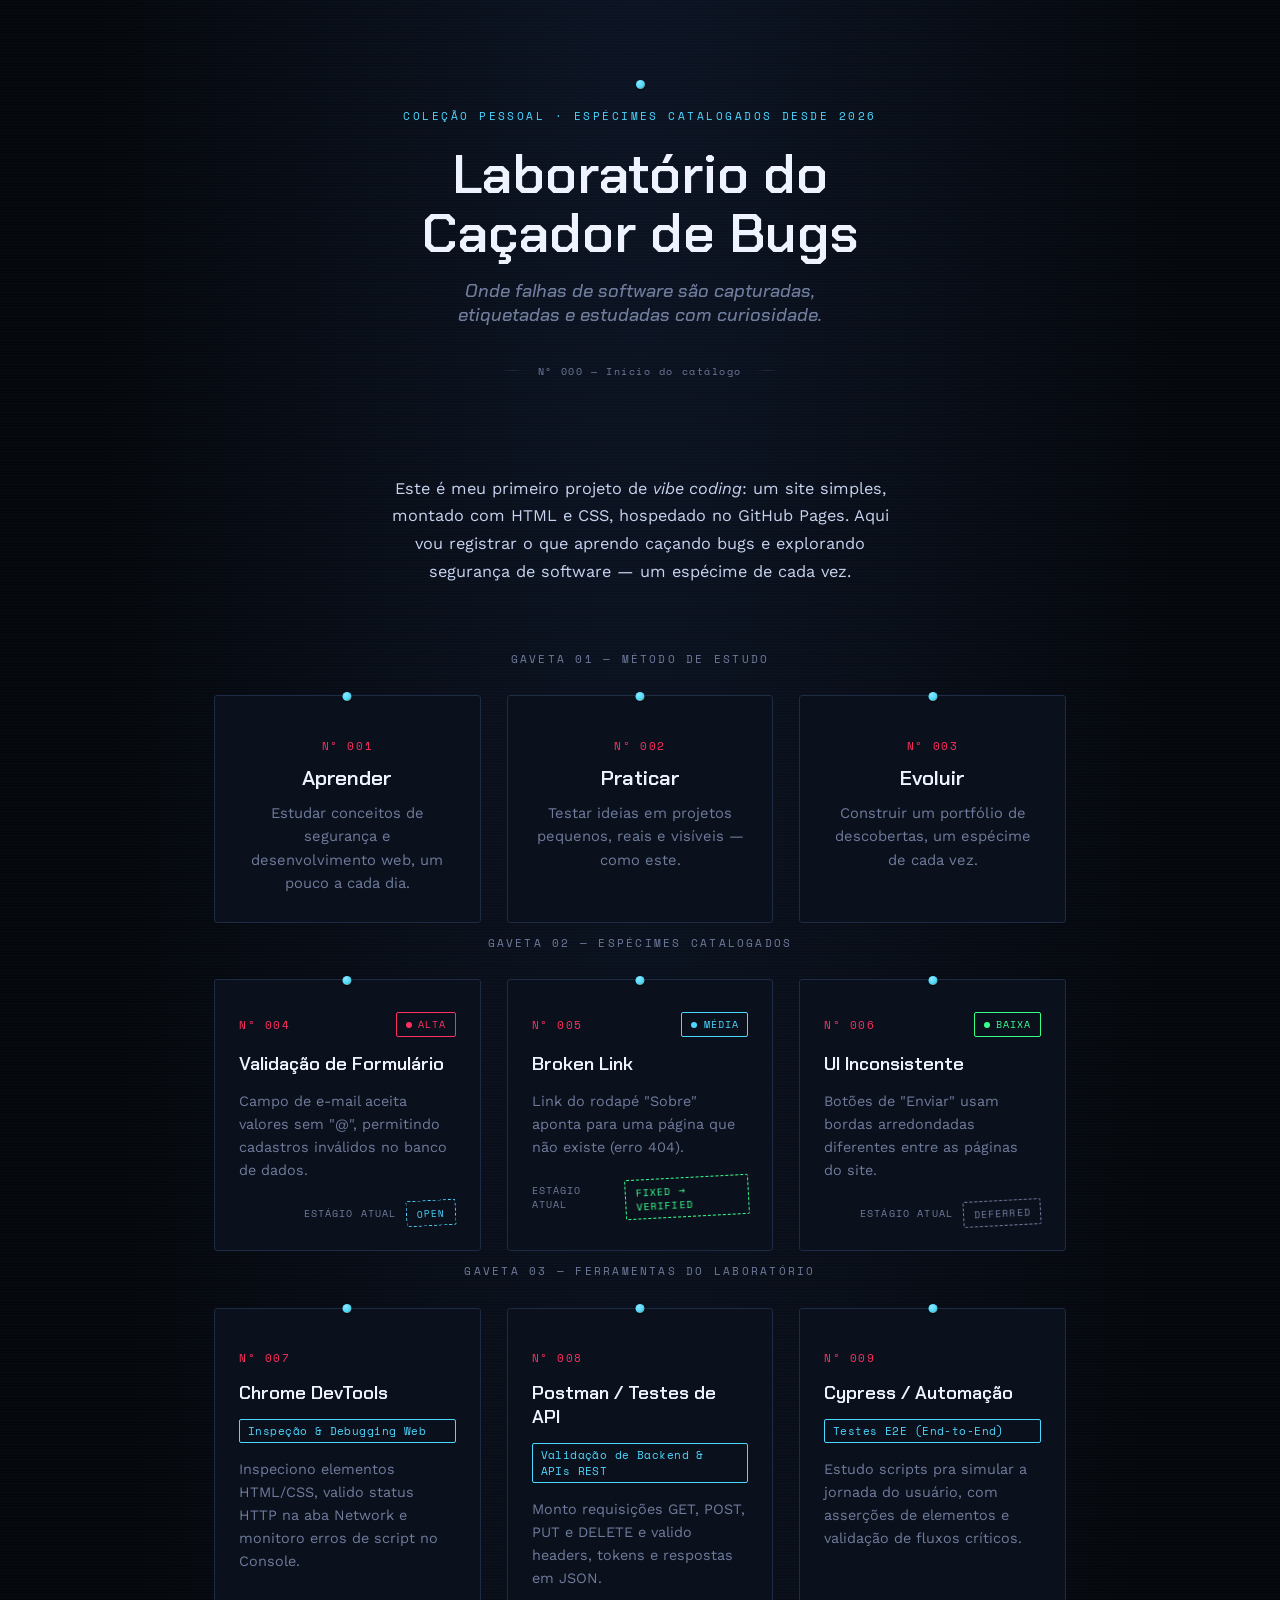
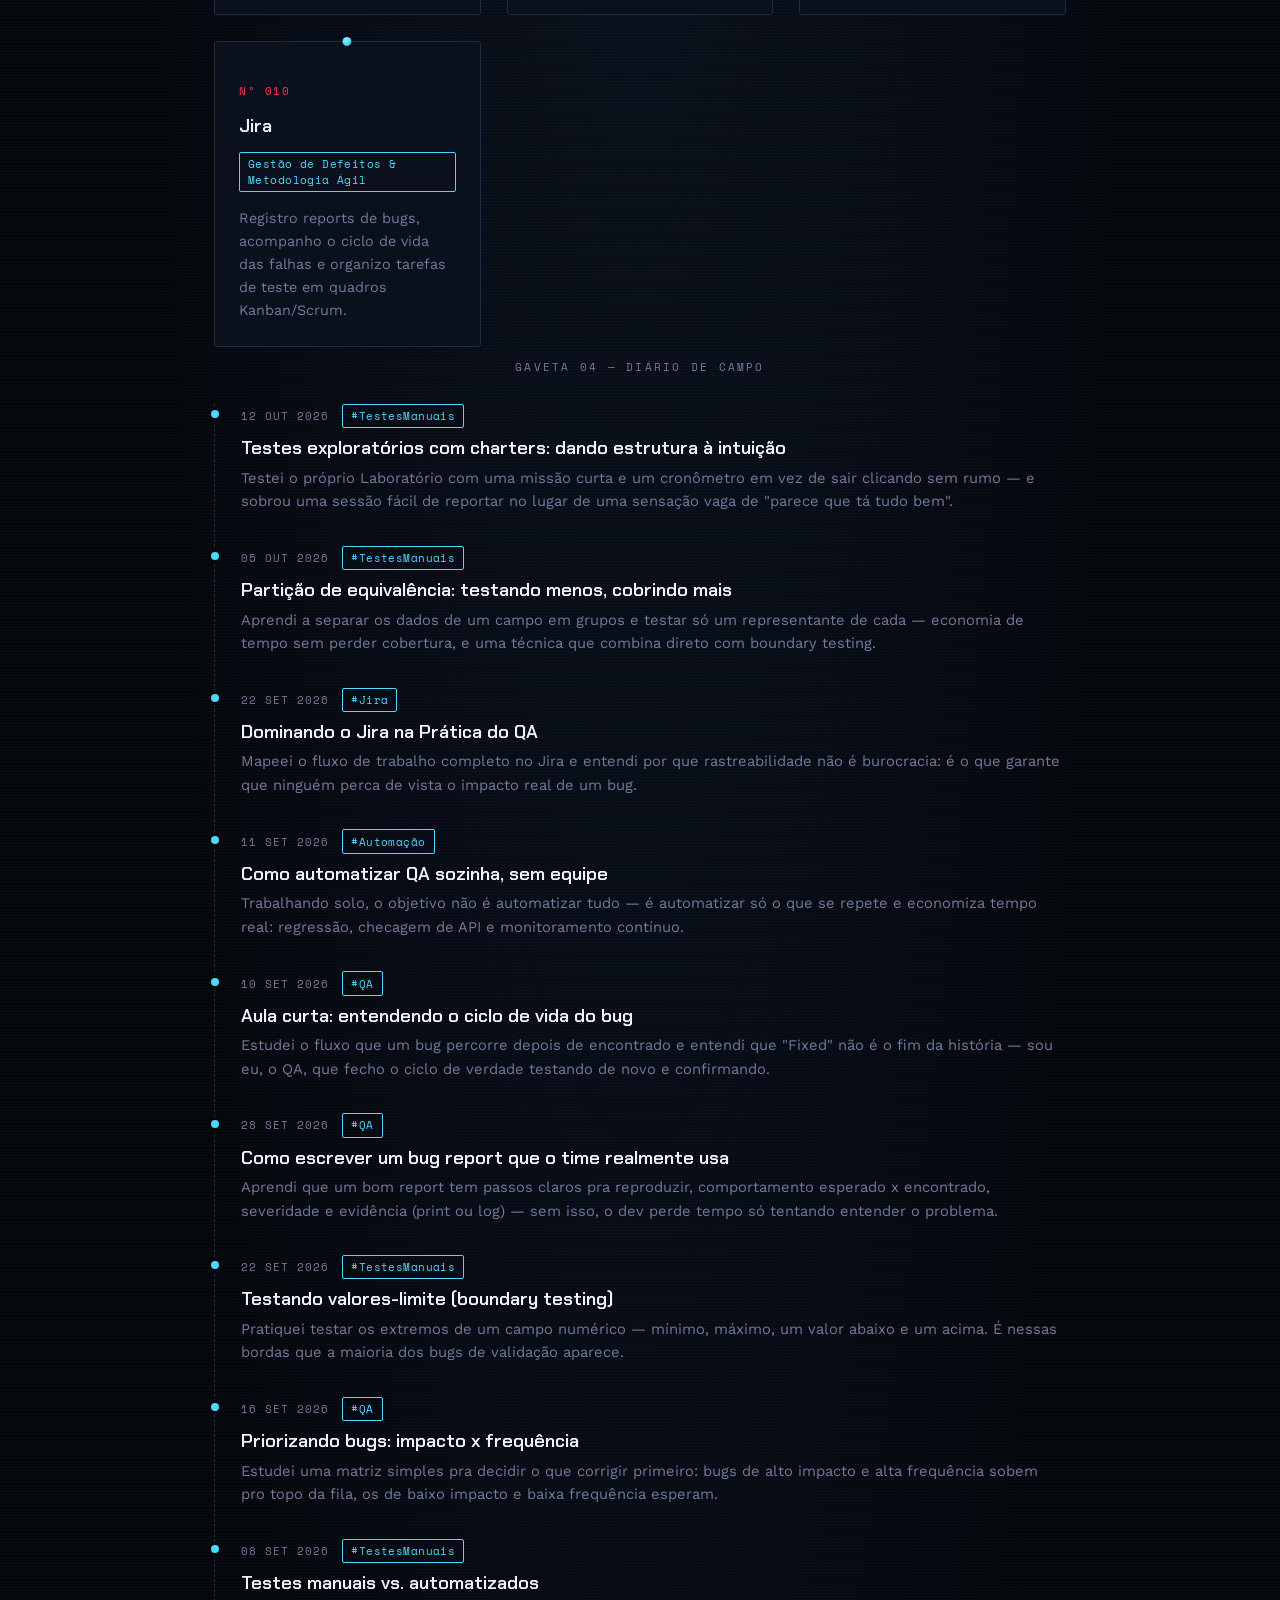
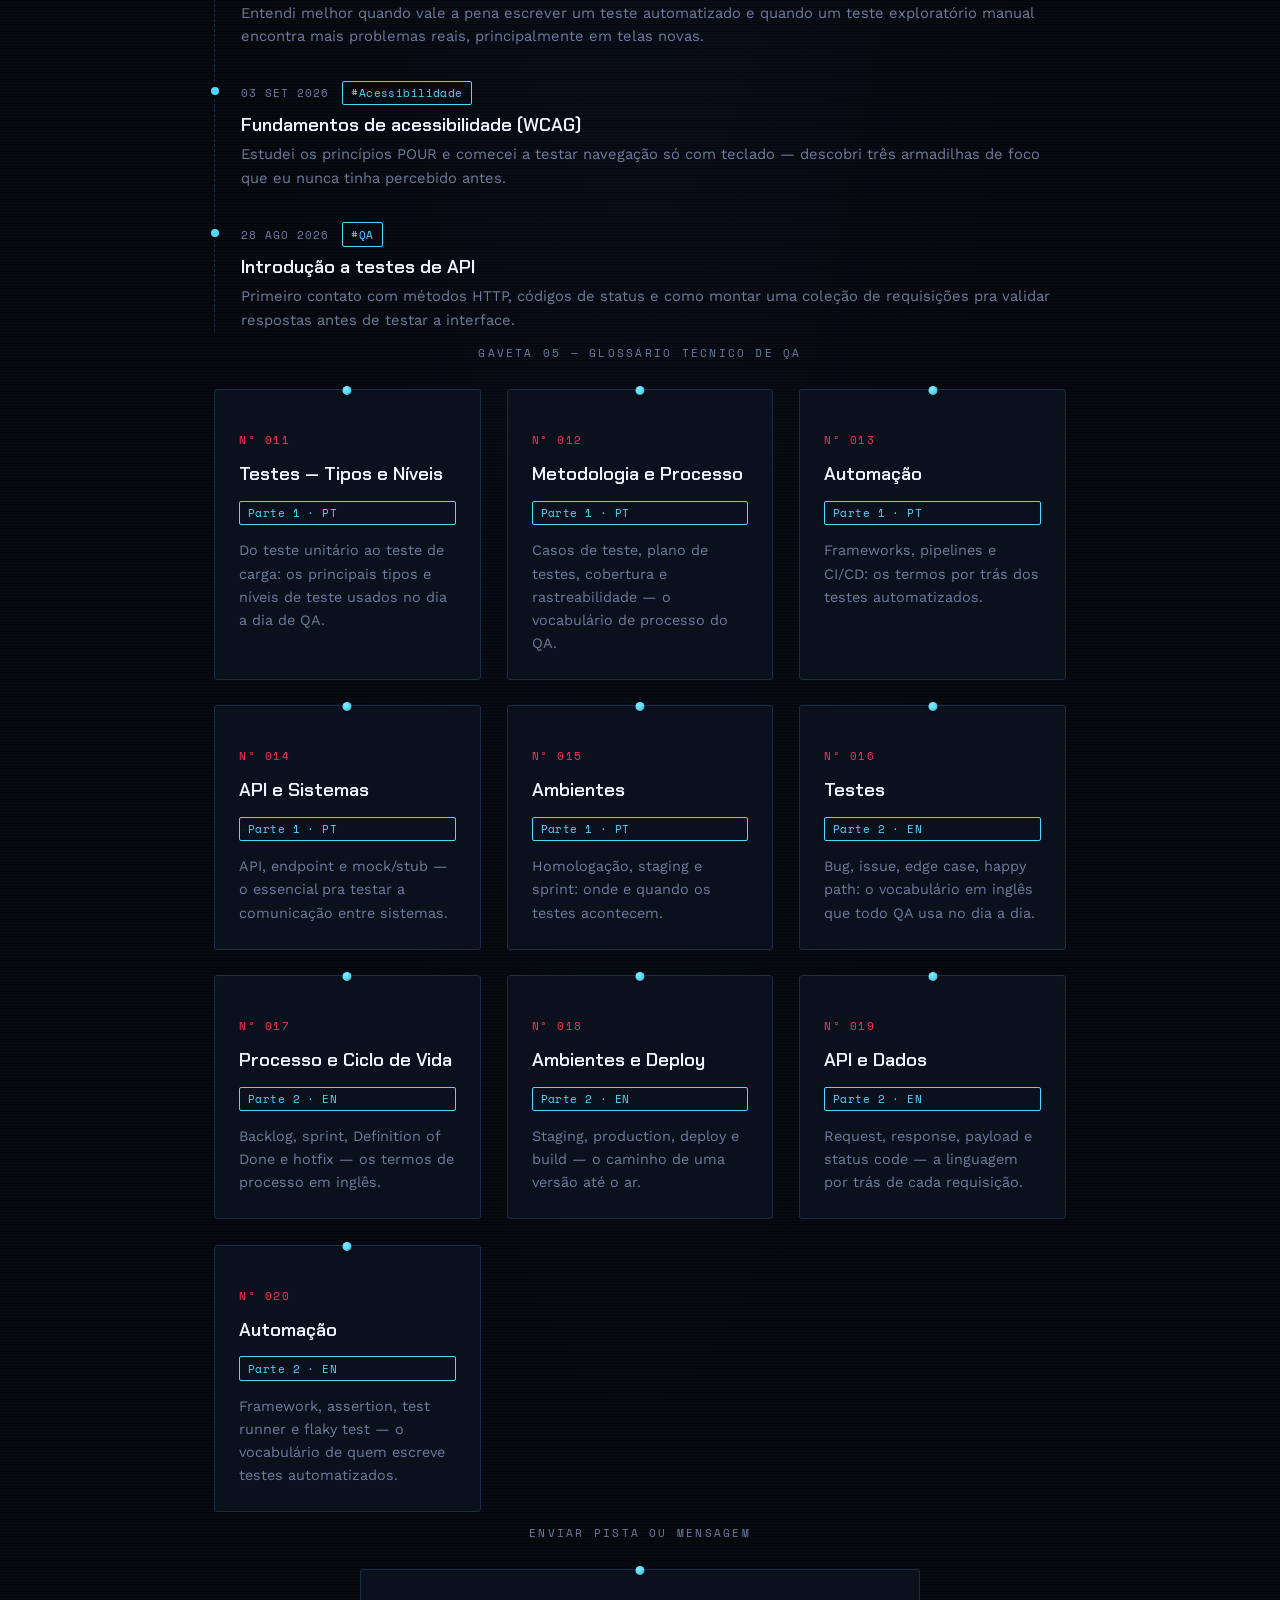
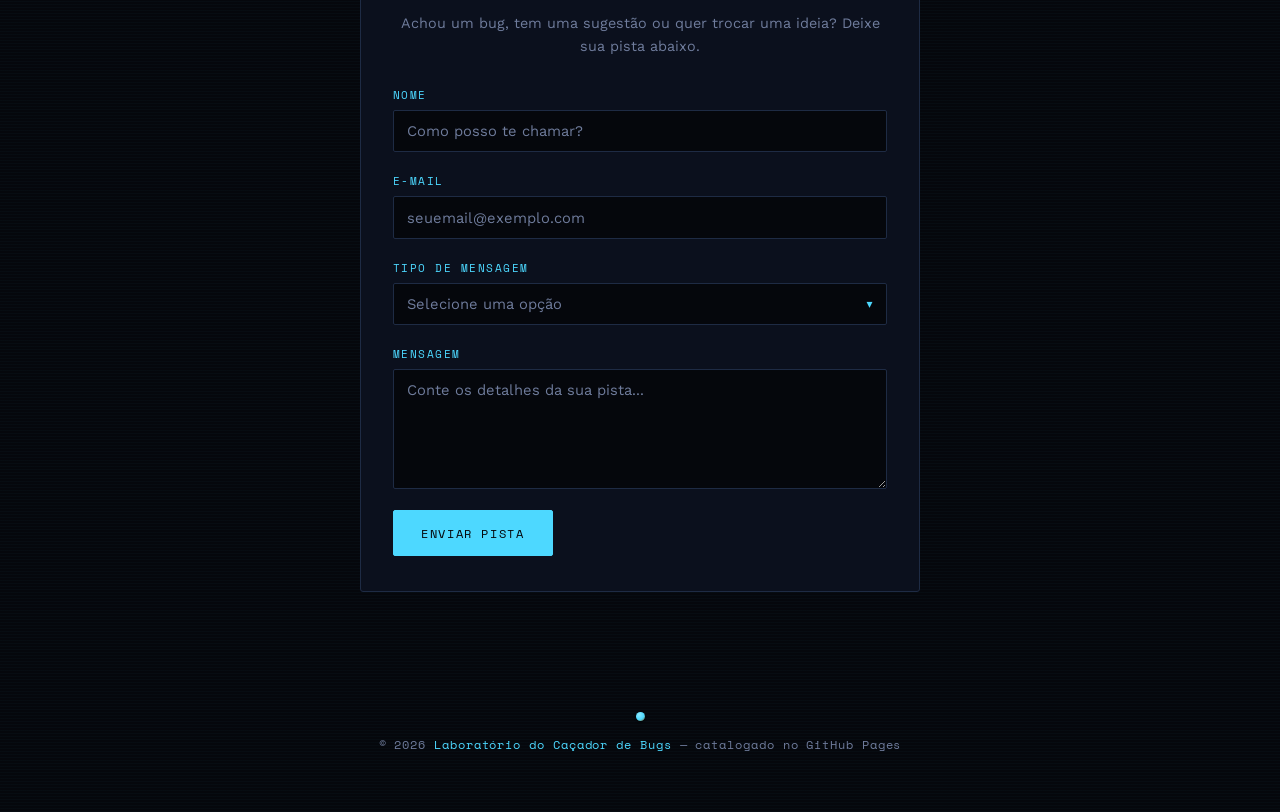
<file: index.html>
<!DOCTYPE html>
<html lang="pt-BR">
<head>
<meta charset="UTF-8">
<meta name="viewport" content="width=device-width, initial-scale=1.0">
<title>Laboratório do Caçador de Bugs</title>
<link rel="preconnect" href="https://fonts.googleapis.com">
<link rel="preconnect" href="https://fonts.gstatic.com" crossorigin>
<link rel="stylesheet" href="https://fonts.googleapis.com/css2?family=Chakra+Petch:ital,wght@0,400;0,500;0,600;0,700;1,500&family=Work+Sans:wght@400;500&family=Space+Mono:wght@400;700&display=swap">
<link rel="stylesheet" href="glyph-field.css">
<script src="glyph-field.js" defer></script>
<style>
  :root{
    --drawer:#05070c;
    --tray:#0b101d;
    --tray-border:#1e2b44;
    --brass:#4dd8ff;
    --brass-bright:#8be9ff;
    --paper:#eef3ff;
    --ink:#c7d3ef;
    --ink-dim:#6f7c9c;
    --rust:#ff2f5e;
    --sage:#39ff8c;
    --glyph-field-cold: var(--brass);
    --glyph-field-hot: var(--rust);
  }

  *{box-sizing:border-box;}
  html,body{margin:0;padding:0;}

  body{
    background:
      repeating-linear-gradient(
        0deg,
        rgba(77,216,255,0.025) 0px,
        rgba(77,216,255,0.025) 1px,
        transparent 1px,
        transparent 3px
      ),
      radial-gradient(ellipse at 50% -10%, #0d1424 0%, var(--drawer) 60%);
    color:var(--ink);
    font-family:'Work Sans', system-ui, sans-serif;
    min-height:100vh;
    -webkit-font-smoothing:antialiased;
  }
  body.modal-open{ overflow:hidden; }

  .site{
    position:relative;
    z-index:1;
  }

  @media (prefers-reduced-motion: no-preference){
    .rise{
      opacity:0;
      animation:rise .8s cubic-bezier(.2,.7,.3,1) forwards;
    }
    @keyframes rise{
      from{opacity:0; transform:translateY(14px);}
      to{opacity:1; transform:translateY(0);}
    }
  }
  @media (prefers-reduced-motion: reduce){
    .rise{opacity:1;}
  }

  .pin{
    width:9px; height:9px; border-radius:50%;
    background:radial-gradient(circle at 35% 30%, var(--brass-bright), var(--brass) 55%, #7a611f 100%);
    box-shadow:0 1px 2px rgba(0,0,0,.6);
    margin:0 auto;
  }

  header{
    max-width:640px;
    margin:0 auto;
    padding:5rem 1.5rem 3rem;
    text-align:center;
  }

  .eyebrow{
    font-family:'Space Mono', monospace;
    font-size:.7rem;
    letter-spacing:.22em;
    text-transform:uppercase;
    color:var(--brass);
    margin:1.1rem 0 1.4rem;
  }

  h1{
    font-family:'Chakra Petch', 'Segoe UI', sans-serif;
    font-weight:600;
    font-size:clamp(2.1rem, 6vw, 3.4rem);
    color:var(--paper);
    line-height:1.08;
    text-wrap:balance;
    margin:0;
  }

  .tagline{
    font-family:'Chakra Petch', 'Segoe UI', sans-serif;
    font-style:italic;
    font-weight:500;
    font-size:1.15rem;
    color:var(--ink-dim);
    margin-top:1rem;
    text-wrap:balance;
  }

  .divider{
    display:flex;
    align-items:center;
    gap:.8rem;
    max-width:280px;
    margin:2.2rem auto 0;
  }
  .divider::before,.divider::after{
    content:"";
    flex:1;
    height:1px;
    background:linear-gradient(90deg, transparent, var(--tray-border), transparent);
  }
  .divider span{
    font-family:'Space Mono', monospace;
    font-size:.65rem;
    letter-spacing:.15em;
    color:var(--ink-dim);
    white-space:nowrap;
  }

  main{
    max-width:900px;
    margin:0 auto;
    padding:0 1.5rem 5rem;
  }

  .intro{
    max-width:520px;
    margin:3rem auto 4rem;
    text-align:center;
    font-size:1.02rem;
    line-height:1.7;
    color:var(--ink);
  }
  .intro a{ color:var(--brass); text-decoration-color:rgba(201,162,74,.4); }

  .catalog-label{
    text-align:center;
    font-family:'Space Mono', monospace;
    font-size:.7rem;
    letter-spacing:.2em;
    text-transform:uppercase;
    color:var(--ink-dim);
    margin-bottom:1.8rem;
  }

  .cards{
    display:grid;
    grid-template-columns:repeat(auto-fit, minmax(230px,1fr));
    gap:1.6rem;
  }

  .card{
    position:relative;
    background:var(--tray);
    border:1px solid var(--tray-border);
    border-radius:3px;
    padding:2rem 1.5rem 1.6rem;
    text-align:center;
    transition:transform .35s cubic-bezier(.2,.7,.3,1), border-color .35s ease, box-shadow .35s ease;
  }
  .card:hover{
    transform:translateY(-5px) rotate(-0.4deg);
    border-color:var(--brass);
    box-shadow:0 14px 28px -14px rgba(0,0,0,.6);
  }
  .card .pin{ position:absolute; top:-4.5px; left:50%; transform:translateX(-50%); }
  .card[data-modal]{ cursor:pointer; }
  .card[data-modal]:focus-visible{ outline:2px solid var(--brass); outline-offset:3px; }

  .specimen-no{
    font-family:'Space Mono', monospace;
    font-size:.68rem;
    letter-spacing:.14em;
    color:var(--rust);
    margin-top:.6rem;
  }

  .card h3{
    font-family:'Chakra Petch', 'Segoe UI', sans-serif;
    font-weight:600;
    font-size:1.3rem;
    color:var(--paper);
    margin:.6rem 0 .7rem;
  }

  .card p{
    font-size:.92rem;
    line-height:1.6;
    color:var(--ink-dim);
    margin:0;
  }

  .specimen-card{
    position:relative;
    background:var(--tray);
    border:1px solid var(--tray-border);
    border-radius:3px;
    padding:2rem 1.5rem 1.5rem;
    text-align:left;
    display:flex;
    flex-direction:column;
    gap:.9rem;
    transition:transform .35s cubic-bezier(.2,.7,.3,1), border-color .35s ease, box-shadow .35s ease;
  }
  .specimen-card:hover{
    transform:translateY(-5px) rotate(-0.4deg);
    border-color:var(--brass);
    box-shadow:0 14px 28px -14px rgba(0,0,0,.6);
  }
  .specimen-card .pin{ position:absolute; top:-4.5px; left:50%; transform:translateX(-50%); }
  .specimen-card[data-modal]{ cursor:pointer; }
  .specimen-card[data-modal]:focus-visible{ outline:2px solid var(--brass); outline-offset:3px; }

  .specimen-card__head{
    display:flex;
    align-items:center;
    justify-content:space-between;
    gap:.8rem;
  }
  .specimen-card__head .specimen-no{ margin-top:0; }

  .severity{
    display:inline-flex;
    align-items:center;
    gap:.4rem;
    font-family:'Space Mono', monospace;
    font-size:.64rem;
    letter-spacing:.1em;
    text-transform:uppercase;
    padding:.25rem .55rem;
    border-radius:2px;
    border:1px solid currentColor;
    white-space:nowrap;
  }
  .severity::before{
    content:"";
    width:6px; height:6px;
    border-radius:50%;
    background:currentColor;
  }
  .severity--alta{ color:var(--rust); }
  .severity--media{ color:var(--brass); }
  .severity--baixa{ color:var(--sage); }

  .specimen-card h3{
    font-family:'Chakra Petch', 'Segoe UI', sans-serif;
    font-weight:600;
    font-size:1.15rem;
    color:var(--paper);
    margin:0;
  }

  .specimen-desc{
    font-size:.9rem;
    line-height:1.6;
    color:var(--ink-dim);
    margin:0;
  }

  .specimen-card__foot{
    margin-top:.2rem;
    display:flex;
    align-items:center;
    justify-content:flex-end;
    gap:.6rem;
  }

  .stage-label{
    font-family:'Space Mono', monospace;
    font-size:.6rem;
    letter-spacing:.12em;
    text-transform:uppercase;
    color:var(--ink-dim);
  }

  .status-stamp{
    font-family:'Space Mono', monospace;
    font-size:.6rem;
    letter-spacing:.12em;
    text-transform:uppercase;
    padding:.3rem .6rem;
    border:1px dashed currentColor;
    border-radius:2px;
    transform:rotate(-3deg);
  }
  .status--deferred{ color:var(--ink-dim); }
  .status--open{ color:var(--brass); }
  .status--verified{ color:var(--sage); }

  .journal{
    position:relative;
    display:flex;
    flex-direction:column;
    gap:2rem;
    padding-left:1.6rem;
    border-left:1px dashed var(--tray-border);
  }

  .journal-entry{
    position:relative;
  }
  .journal-entry[data-modal]{ cursor:pointer; }
  .journal-entry[data-modal]:focus-visible{ outline:2px solid var(--brass); outline-offset:3px; }
  .journal-entry::before{
    content:"";
    position:absolute;
    left:-1.85rem;
    top:.4rem;
    width:8px;
    height:8px;
    border-radius:50%;
    background:var(--brass);
    box-shadow:0 0 0 3px var(--drawer);
  }

  .journal-entry__meta{
    display:flex;
    align-items:center;
    flex-wrap:wrap;
    gap:.8rem;
    margin-bottom:.5rem;
  }

  .journal-date{
    font-family:'Space Mono', monospace;
    font-size:.68rem;
    letter-spacing:.1em;
    text-transform:uppercase;
    color:var(--ink-dim);
  }

  .tag{
    font-family:'Space Mono', monospace;
    font-size:.66rem;
    letter-spacing:.04em;
    color:var(--brass);
    border:1px solid var(--brass);
    border-radius:2px;
    padding:.2rem .5rem;
  }

  .journal-entry h3{
    font-family:'Chakra Petch', 'Segoe UI', sans-serif;
    font-weight:600;
    font-size:1.15rem;
    color:var(--paper);
    margin:0 0 .4rem;
  }

  .journal-entry p{
    font-size:.92rem;
    line-height:1.6;
    color:var(--ink-dim);
    margin:0;
  }

  .contact-card{
    position:relative;
    max-width:560px;
    margin:0 auto;
    background:var(--tray);
    border:1px solid var(--tray-border);
    border-radius:3px;
    padding:2.6rem 2rem 2.2rem;
  }
  .contact-card .pin{ position:absolute; top:-4.5px; left:50%; transform:translateX(-50%); }

  .contact-note{
    text-align:center;
    font-size:.9rem;
    line-height:1.6;
    color:var(--ink-dim);
    margin:0 0 1.8rem;
  }

  .field{
    display:flex;
    flex-direction:column;
    gap:.45rem;
    margin-bottom:1.3rem;
  }

  .field label{
    font-family:'Space Mono', monospace;
    font-size:.66rem;
    letter-spacing:.14em;
    text-transform:uppercase;
    color:var(--brass);
  }

  .field input,
  .field select,
  .field textarea{
    background:var(--drawer);
    border:1px solid var(--tray-border);
    border-radius:2px;
    padding:.7rem .8rem;
    font-family:'Work Sans', system-ui, sans-serif;
    font-size:.92rem;
    color:var(--paper);
    transition:border-color .3s ease, box-shadow .3s ease;
  }
  .field input::placeholder,
  .field textarea::placeholder{
    color:var(--ink-dim);
  }
  .field input:focus,
  .field select:focus,
  .field textarea:focus{
    outline:none;
    border-color:var(--brass);
    box-shadow:0 0 0 3px rgba(201,162,74,.15);
  }

  .field textarea{
    resize:vertical;
    min-height:120px;
  }

  .select-wrap{
    position:relative;
  }
  .select-wrap::after{
    content:"▾";
    position:absolute;
    right:.9rem;
    top:50%;
    transform:translateY(-50%);
    color:var(--brass);
    pointer-events:none;
    font-size:.75rem;
  }
  .field select{
    appearance:none;
    -webkit-appearance:none;
    width:100%;
    padding-right:2.2rem;
  }
  .field select:invalid{
    color:var(--ink-dim);
  }

  .submit-btn{
    display:inline-block;
    font-family:'Space Mono', monospace;
    font-size:.72rem;
    letter-spacing:.14em;
    text-transform:uppercase;
    color:var(--drawer);
    background:var(--brass);
    border:1px solid var(--brass);
    border-radius:2px;
    padding:.85rem 1.7rem;
    cursor:pointer;
    transition:background .3s ease, transform .3s ease;
  }
  .submit-btn:hover{
    background:var(--brass-bright);
    transform:translateY(-2px);
  }
  .submit-btn:active{
    transform:translateY(0);
  }
  .submit-btn:disabled{
    opacity:.6;
    cursor:default;
    transform:none;
  }

  .form-status{
    display:none;
    margin:1rem 0 0;
    font-family:'Space Mono', monospace;
    font-size:.75rem;
    letter-spacing:.03em;
    line-height:1.5;
  }
  .form-status.is-visible{ display:block; }
  .form-status--success{ color:var(--sage); }
  .form-status--error{ color:var(--rust); }

  .modal-overlay{
    position:fixed;
    inset:0;
    z-index:100;
    display:flex;
    align-items:center;
    justify-content:center;
    padding:1.5rem;
    background:rgba(10,10,8,.72);
    opacity:0;
    visibility:hidden;
    pointer-events:none;
    transition:opacity .3s ease, visibility .3s ease;
  }
  .modal-overlay.is-open{
    opacity:1;
    visibility:visible;
    pointer-events:auto;
  }

  .modal{
    position:relative;
    width:100%;
    max-width:560px;
    max-height:85vh;
    overflow-y:auto;
    background:var(--tray);
    border:1px solid var(--tray-border);
    border-radius:4px;
    padding:2.6rem 2rem 2.2rem;
    box-shadow:0 30px 60px -20px rgba(0,0,0,.7);
    transform:translateY(16px) scale(.98);
    transition:transform .3s cubic-bezier(.2,.7,.3,1);
  }
  .modal-overlay.is-open .modal{
    transform:translateY(0) scale(1);
  }
  .modal .pin{ position:absolute; top:-4.5px; left:50%; transform:translateX(-50%); }

  .modal-close{
    position:absolute;
    top:1rem;
    right:1rem;
    width:2rem;
    height:2rem;
    display:flex;
    align-items:center;
    justify-content:center;
    background:transparent;
    border:1px solid var(--tray-border);
    border-radius:2px;
    color:var(--ink-dim);
    font-family:'Space Mono', monospace;
    font-size:1rem;
    line-height:1;
    cursor:pointer;
    transition:border-color .3s ease, color .3s ease;
  }
  .modal-close:hover{
    border-color:var(--brass);
    color:var(--brass-bright);
  }

  .modal-no{
    font-family:'Space Mono', monospace;
    font-size:.68rem;
    letter-spacing:.14em;
    color:var(--rust);
  }

  .modal h2{
    font-family:'Chakra Petch', 'Segoe UI', sans-serif;
    font-weight:600;
    font-size:1.6rem;
    color:var(--paper);
    margin:.5rem 0 1.5rem;
  }

  .modal-section{
    margin-bottom:1.4rem;
  }
  .modal-section:last-child{
    margin-bottom:0;
  }
  .modal-section h4{
    font-family:'Space Mono', monospace;
    font-size:.68rem;
    letter-spacing:.14em;
    text-transform:uppercase;
    color:var(--brass);
    margin:0 0 .7rem;
  }
  .modal-section p{
    font-size:.94rem;
    line-height:1.7;
    color:var(--ink);
    margin:0;
  }
  .modal-section strong{
    color:var(--brass-bright);
    font-weight:600;
  }

  .modal-steps{
    list-style:none;
    margin:0;
    padding:0;
    display:flex;
    flex-direction:column;
    gap:.55rem;
    counter-reset:step;
  }
  .modal-steps li{
    position:relative;
    padding-left:1.6rem;
    font-size:.94rem;
    line-height:1.6;
    color:var(--ink);
    counter-increment:step;
  }
  .modal-steps li::before{
    content:counter(step) ".";
    position:absolute;
    left:0;
    color:var(--brass);
    font-family:'Space Mono', monospace;
    font-size:.85rem;
  }

  .modal-meta{
    display:flex;
    align-items:center;
    gap:.7rem;
    margin-bottom:1.4rem;
  }

  .modal-glossary{
    margin:0;
    padding:0;
  }
  .modal-glossary dt{
    font-family:'Chakra Petch', 'Segoe UI', sans-serif;
    font-weight:600;
    font-size:.98rem;
    color:var(--brass-bright);
    margin:1.1rem 0 0;
    padding-top:1.1rem;
    border-top:1px dashed var(--tray-border);
  }
  .modal-glossary dt:first-child{
    margin-top:0;
    padding-top:0;
    border-top:none;
  }
  .modal-glossary dd{
    font-size:.9rem;
    line-height:1.6;
    color:var(--ink);
    margin:.35rem 0 0;
  }

  footer{
    text-align:center;
    padding:2.5rem 1.5rem 3rem;
  }
  footer .pin{ margin-bottom:.9rem; }
  footer p{
    font-family:'Space Mono', monospace;
    font-size:.72rem;
    letter-spacing:.08em;
    color:var(--ink-dim);
  }
  footer strong{ color:var(--brass); font-weight:400; }
</style>
</head>
<body>

<canvas data-glyph-field aria-hidden="true"></canvas>

<div class="site">

<header>
  <div class="pin rise" style="animation-delay:.05s"></div>
  <p class="eyebrow rise" style="animation-delay:.12s">Coleção pessoal &middot; Espécimes catalogados desde 2026</p>
  <h1 class="rise" style="animation-delay:.18s">Laboratório do<br>Caçador de Bugs</h1>
  <p class="tagline rise" style="animation-delay:.26s">Onde falhas de software são capturadas, etiquetadas e estudadas com curiosidade.</p>
  <div class="divider rise" style="animation-delay:.32s"><span>Nº 000 — Início do catálogo</span></div>
</header>

<main>
  <p class="intro rise" style="animation-delay:.38s">
    Este é meu primeiro projeto de <em>vibe coding</em>: um site simples,
    montado com HTML e CSS, hospedado no GitHub Pages. Aqui vou registrar
    o que aprendo caçando bugs e explorando segurança de software —
    um espécime de cada vez.
  </p>

  <p class="catalog-label rise" style="animation-delay:.44s">Gaveta 01 — Método de estudo</p>
  <div class="cards">
    <div class="card rise" style="animation-delay:.5s" data-modal="aprender" role="button" tabindex="0" aria-haspopup="dialog">
      <span class="pin"></span>
      <div class="specimen-no">Nº 001</div>
      <h3>Aprender</h3>
      <p>Estudar conceitos de segurança e desenvolvimento web, um pouco a cada dia.</p>
    </div>
    <div class="card rise" style="animation-delay:.56s" data-modal="praticar" role="button" tabindex="0" aria-haspopup="dialog">
      <span class="pin"></span>
      <div class="specimen-no">Nº 002</div>
      <h3>Praticar</h3>
      <p>Testar ideias em projetos pequenos, reais e visíveis — como este.</p>
    </div>
    <div class="card rise" style="animation-delay:.62s" data-modal="evoluir" role="button" tabindex="0" aria-haspopup="dialog">
      <span class="pin"></span>
      <div class="specimen-no">Nº 003</div>
      <h3>Evoluir</h3>
      <p>Construir um portfólio de descobertas, um espécime de cada vez.</p>
    </div>
  </div>

  <p class="catalog-label rise" style="animation-delay:.68s">Gaveta 02 — Espécimes catalogados</p>
  <div class="cards">
    <div class="specimen-card rise" style="animation-delay:.74s" data-modal="bug004" role="button" tabindex="0" aria-haspopup="dialog">
      <span class="pin"></span>
      <div class="specimen-card__head">
        <span class="specimen-no">Nº 004</span>
        <span class="severity severity--alta">Alta</span>
      </div>
      <h3>Validação de Formulário</h3>
      <p class="specimen-desc">Campo de e-mail aceita valores sem "@", permitindo cadastros inválidos no banco de dados.</p>
      <div class="specimen-card__foot">
        <span class="stage-label">Estágio Atual</span>
        <span class="status-stamp status--open">Open</span>
      </div>
    </div>

    <div class="specimen-card rise" style="animation-delay:.8s" data-modal="bug005" role="button" tabindex="0" aria-haspopup="dialog">
      <span class="pin"></span>
      <div class="specimen-card__head">
        <span class="specimen-no">Nº 005</span>
        <span class="severity severity--media">Média</span>
      </div>
      <h3>Broken Link</h3>
      <p class="specimen-desc">Link do rodapé "Sobre" aponta para uma página que não existe (erro 404).</p>
      <div class="specimen-card__foot">
        <span class="stage-label">Estágio Atual</span>
        <span class="status-stamp status--verified">Fixed → Verified</span>
      </div>
    </div>

    <div class="specimen-card rise" style="animation-delay:.86s" data-modal="bug006" role="button" tabindex="0" aria-haspopup="dialog">
      <span class="pin"></span>
      <div class="specimen-card__head">
        <span class="specimen-no">Nº 006</span>
        <span class="severity severity--baixa">Baixa</span>
      </div>
      <h3>UI Inconsistente</h3>
      <p class="specimen-desc">Botões de "Enviar" usam bordas arredondadas diferentes entre as páginas do site.</p>
      <div class="specimen-card__foot">
        <span class="stage-label">Estágio Atual</span>
        <span class="status-stamp status--deferred">Deferred</span>
      </div>
    </div>
  </div>

  <p class="catalog-label rise" style="animation-delay:.92s">Gaveta 03 — Ferramentas do Laboratório</p>
  <div class="cards">
    <div class="specimen-card rise" style="animation-delay:.98s" data-modal="tool007" role="button" tabindex="0" aria-haspopup="dialog">
      <span class="pin"></span>
      <div class="specimen-no">Nº 007</div>
      <h3>Chrome DevTools</h3>
      <span class="tag">Inspeção &amp; Debugging Web</span>
      <p class="specimen-desc">Inspeciono elementos HTML/CSS, valido status HTTP na aba Network e monitoro erros de script no Console.</p>
    </div>

    <div class="specimen-card rise" style="animation-delay:1.04s" data-modal="tool008" role="button" tabindex="0" aria-haspopup="dialog">
      <span class="pin"></span>
      <div class="specimen-no">Nº 008</div>
      <h3>Postman / Testes de API</h3>
      <span class="tag">Validação de Backend &amp; APIs REST</span>
      <p class="specimen-desc">Monto requisições GET, POST, PUT e DELETE e valido headers, tokens e respostas em JSON.</p>
    </div>

    <div class="specimen-card rise" style="animation-delay:1.1s" data-modal="tool009" role="button" tabindex="0" aria-haspopup="dialog">
      <span class="pin"></span>
      <div class="specimen-no">Nº 009</div>
      <h3>Cypress / Automação</h3>
      <span class="tag">Testes E2E (End-to-End)</span>
      <p class="specimen-desc">Estudo scripts pra simular a jornada do usuário, com asserções de elementos e validação de fluxos críticos.</p>
    </div>

    <div class="specimen-card rise" style="animation-delay:1.16s" data-modal="tool010" role="button" tabindex="0" aria-haspopup="dialog">
      <span class="pin"></span>
      <div class="specimen-no">Nº 010</div>
      <h3>Jira</h3>
      <span class="tag">Gestão de Defeitos &amp; Metodologia Ágil</span>
      <p class="specimen-desc">Registro reports de bugs, acompanho o ciclo de vida das falhas e organizo tarefas de teste em quadros Kanban/Scrum.</p>
    </div>
  </div>

  <p class="catalog-label rise" style="animation-delay:1.22s">Gaveta 04 — Diário de Campo</p>
  <div class="journal">
    <article class="journal-entry rise" style="animation-delay:1.28s" data-modal="journalCharter" role="button" tabindex="0" aria-haspopup="dialog">
      <div class="journal-entry__meta">
        <time class="journal-date">12 out 2026</time>
        <span class="tag">#TestesManuais</span>
      </div>
      <h3>Testes exploratórios com charters: dando estrutura à intuição</h3>
      <p>Testei o próprio Laboratório com uma missão curta e um cronômetro em vez de sair clicando sem rumo — e sobrou uma sessão fácil de reportar no lugar de uma sensação vaga de "parece que tá tudo bem".</p>
    </article>

    <article class="journal-entry rise" style="animation-delay:1.34s" data-modal="journalPartition" role="button" tabindex="0" aria-haspopup="dialog">
      <div class="journal-entry__meta">
        <time class="journal-date">05 out 2026</time>
        <span class="tag">#TestesManuais</span>
      </div>
      <h3>Partição de equivalência: testando menos, cobrindo mais</h3>
      <p>Aprendi a separar os dados de um campo em grupos e testar só um representante de cada — economia de tempo sem perder cobertura, e uma técnica que combina direto com boundary testing.</p>
    </article>

    <article class="journal-entry rise" style="animation-delay:1.4s" data-modal="journalJira" role="button" tabindex="0" aria-haspopup="dialog">
      <div class="journal-entry__meta">
        <time class="journal-date">22 set 2026</time>
        <span class="tag">#Jira</span>
      </div>
      <h3>Dominando o Jira na Prática do QA</h3>
      <p>Mapeei o fluxo de trabalho completo no Jira e entendi por que rastreabilidade não é burocracia: é o que garante que ninguém perca de vista o impacto real de um bug.</p>
    </article>

    <article class="journal-entry rise" style="animation-delay:1.46s" data-modal="journalSoloQA" role="button" tabindex="0" aria-haspopup="dialog">
      <div class="journal-entry__meta">
        <time class="journal-date">11 set 2026</time>
        <span class="tag">#Automação</span>
      </div>
      <h3>Como automatizar QA sozinha, sem equipe</h3>
      <p>Trabalhando solo, o objetivo não é automatizar tudo — é automatizar só o que se repete e economiza tempo real: regressão, checagem de API e monitoramento contínuo.</p>
    </article>

    <article class="journal-entry rise" style="animation-delay:1.52s" data-modal="journalBugLifecycle" role="button" tabindex="0" aria-haspopup="dialog">
      <div class="journal-entry__meta">
        <time class="journal-date">10 set 2026</time>
        <span class="tag">#QA</span>
      </div>
      <h3>Aula curta: entendendo o ciclo de vida do bug</h3>
      <p>Estudei o fluxo que um bug percorre depois de encontrado e entendi que "Fixed" não é o fim da história — sou eu, o QA, que fecho o ciclo de verdade testando de novo e confirmando.</p>
    </article>

    <article class="journal-entry rise" style="animation-delay:1.58s" data-modal="journalBugReport" role="button" tabindex="0" aria-haspopup="dialog">
      <div class="journal-entry__meta">
        <time class="journal-date">28 set 2026</time>
        <span class="tag">#QA</span>
      </div>
      <h3>Como escrever um bug report que o time realmente usa</h3>
      <p>Aprendi que um bom report tem passos claros pra reproduzir, comportamento esperado x encontrado, severidade e evidência (print ou log) — sem isso, o dev perde tempo só tentando entender o problema.</p>
    </article>

    <article class="journal-entry rise" style="animation-delay:1.64s" data-modal="journalBoundary" role="button" tabindex="0" aria-haspopup="dialog">
      <div class="journal-entry__meta">
        <time class="journal-date">22 set 2026</time>
        <span class="tag">#TestesManuais</span>
      </div>
      <h3>Testando valores-limite (boundary testing)</h3>
      <p>Pratiquei testar os extremos de um campo numérico — mínimo, máximo, um valor abaixo e um acima. É nessas bordas que a maioria dos bugs de validação aparece.</p>
    </article>

    <article class="journal-entry rise" style="animation-delay:1.7s" data-modal="journalPriority" role="button" tabindex="0" aria-haspopup="dialog">
      <div class="journal-entry__meta">
        <time class="journal-date">16 set 2026</time>
        <span class="tag">#QA</span>
      </div>
      <h3>Priorizando bugs: impacto x frequência</h3>
      <p>Estudei uma matriz simples pra decidir o que corrigir primeiro: bugs de alto impacto e alta frequência sobem pro topo da fila, os de baixo impacto e baixa frequência esperam.</p>
    </article>

    <article class="journal-entry rise" style="animation-delay:1.76s">
      <div class="journal-entry__meta">
        <time class="journal-date">08 set 2026</time>
        <span class="tag">#TestesManuais</span>
      </div>
      <h3>Testes manuais vs. automatizados</h3>
      <p>Entendi melhor quando vale a pena escrever um teste automatizado e quando um teste exploratório manual encontra mais problemas reais, principalmente em telas novas.</p>
    </article>

    <article class="journal-entry rise" style="animation-delay:1.82s">
      <div class="journal-entry__meta">
        <time class="journal-date">03 set 2026</time>
        <span class="tag">#Acessibilidade</span>
      </div>
      <h3>Fundamentos de acessibilidade (WCAG)</h3>
      <p>Estudei os princípios POUR e comecei a testar navegação só com teclado — descobri três armadilhas de foco que eu nunca tinha percebido antes.</p>
    </article>

    <article class="journal-entry rise" style="animation-delay:1.88s">
      <div class="journal-entry__meta">
        <time class="journal-date">28 ago 2026</time>
        <span class="tag">#QA</span>
      </div>
      <h3>Introdução a testes de API</h3>
      <p>Primeiro contato com métodos HTTP, códigos de status e como montar uma coleção de requisições pra validar respostas antes de testar a interface.</p>
    </article>
  </div>

  <p class="catalog-label rise" style="animation-delay:1.94s">Gaveta 05 — Glossário Técnico de QA</p>
  <div class="cards">
    <div class="specimen-card rise" style="animation-delay:2s" data-modal="glossary011" role="button" tabindex="0" aria-haspopup="dialog">
      <span class="pin"></span>
      <div class="specimen-no">Nº 011</div>
      <h3>Testes — Tipos e Níveis</h3>
      <span class="tag">Parte 1 · PT</span>
      <p class="specimen-desc">Do teste unitário ao teste de carga: os principais tipos e níveis de teste usados no dia a dia de QA.</p>
    </div>

    <div class="specimen-card rise" style="animation-delay:2.06s" data-modal="glossary012" role="button" tabindex="0" aria-haspopup="dialog">
      <span class="pin"></span>
      <div class="specimen-no">Nº 012</div>
      <h3>Metodologia e Processo</h3>
      <span class="tag">Parte 1 · PT</span>
      <p class="specimen-desc">Casos de teste, plano de testes, cobertura e rastreabilidade — o vocabulário de processo do QA.</p>
    </div>

    <div class="specimen-card rise" style="animation-delay:2.12s" data-modal="glossary013" role="button" tabindex="0" aria-haspopup="dialog">
      <span class="pin"></span>
      <div class="specimen-no">Nº 013</div>
      <h3>Automação</h3>
      <span class="tag">Parte 1 · PT</span>
      <p class="specimen-desc">Frameworks, pipelines e CI/CD: os termos por trás dos testes automatizados.</p>
    </div>

    <div class="specimen-card rise" style="animation-delay:2.18s" data-modal="glossary014" role="button" tabindex="0" aria-haspopup="dialog">
      <span class="pin"></span>
      <div class="specimen-no">Nº 014</div>
      <h3>API e Sistemas</h3>
      <span class="tag">Parte 1 · PT</span>
      <p class="specimen-desc">API, endpoint e mock/stub — o essencial pra testar a comunicação entre sistemas.</p>
    </div>

    <div class="specimen-card rise" style="animation-delay:2.24s" data-modal="glossary015" role="button" tabindex="0" aria-haspopup="dialog">
      <span class="pin"></span>
      <div class="specimen-no">Nº 015</div>
      <h3>Ambientes</h3>
      <span class="tag">Parte 1 · PT</span>
      <p class="specimen-desc">Homologação, staging e sprint: onde e quando os testes acontecem.</p>
    </div>

    <div class="specimen-card rise" style="animation-delay:2.3s" data-modal="glossary016" role="button" tabindex="0" aria-haspopup="dialog">
      <span class="pin"></span>
      <div class="specimen-no">Nº 016</div>
      <h3>Testes</h3>
      <span class="tag">Parte 2 · EN</span>
      <p class="specimen-desc">Bug, issue, edge case, happy path: o vocabulário em inglês que todo QA usa no dia a dia.</p>
    </div>

    <div class="specimen-card rise" style="animation-delay:2.36s" data-modal="glossary017" role="button" tabindex="0" aria-haspopup="dialog">
      <span class="pin"></span>
      <div class="specimen-no">Nº 017</div>
      <h3>Processo e Ciclo de Vida</h3>
      <span class="tag">Parte 2 · EN</span>
      <p class="specimen-desc">Backlog, sprint, Definition of Done e hotfix — os termos de processo em inglês.</p>
    </div>

    <div class="specimen-card rise" style="animation-delay:2.42s" data-modal="glossary018" role="button" tabindex="0" aria-haspopup="dialog">
      <span class="pin"></span>
      <div class="specimen-no">Nº 018</div>
      <h3>Ambientes e Deploy</h3>
      <span class="tag">Parte 2 · EN</span>
      <p class="specimen-desc">Staging, production, deploy e build — o caminho de uma versão até o ar.</p>
    </div>

    <div class="specimen-card rise" style="animation-delay:2.48s" data-modal="glossary019" role="button" tabindex="0" aria-haspopup="dialog">
      <span class="pin"></span>
      <div class="specimen-no">Nº 019</div>
      <h3>API e Dados</h3>
      <span class="tag">Parte 2 · EN</span>
      <p class="specimen-desc">Request, response, payload e status code — a linguagem por trás de cada requisição.</p>
    </div>

    <div class="specimen-card rise" style="animation-delay:2.54s" data-modal="glossary020" role="button" tabindex="0" aria-haspopup="dialog">
      <span class="pin"></span>
      <div class="specimen-no">Nº 020</div>
      <h3>Automação</h3>
      <span class="tag">Parte 2 · EN</span>
      <p class="specimen-desc">Framework, assertion, test runner e flaky test — o vocabulário de quem escreve testes automatizados.</p>
    </div>
  </div>

  <p class="catalog-label rise" style="animation-delay:2.6s">Enviar Pista ou Mensagem</p>
  <div class="contact-card rise" style="animation-delay:2.66s">
    <span class="pin"></span>
    <p class="contact-note">Achou um bug, tem uma sugestão ou quer trocar uma ideia? Deixe sua pista abaixo.</p>
    <form class="contact-form" id="contact-form" action="https://formspree.io/f/xkjnplwg" method="POST">
      <input type="hidden" name="_subject" value="Nova pista — Laboratório do Caçador de Bugs">
      <input type="text" name="_gotcha" tabindex="-1" autocomplete="off" style="position:absolute; left:-9999px;">
      <div class="field">
        <label for="contact-name">Nome</label>
        <input type="text" id="contact-name" name="name" placeholder="Como posso te chamar?" required>
      </div>
      <div class="field">
        <label for="contact-email">E-mail</label>
        <input type="email" id="contact-email" name="email" placeholder="seuemail@exemplo.com" required>
      </div>
      <div class="field">
        <label for="contact-type">Tipo de mensagem</label>
        <div class="select-wrap">
          <select id="contact-type" name="type" required>
            <option value="" disabled selected>Selecione uma opção</option>
            <option value="sugestao">Sugestão</option>
            <option value="parceria">Parceria</option>
            <option value="feedback">Feedback</option>
          </select>
        </div>
      </div>
      <div class="field">
        <label for="contact-message">Mensagem</label>
        <textarea id="contact-message" name="message" placeholder="Conte os detalhes da sua pista..." required></textarea>
      </div>
      <button type="submit" class="submit-btn">Enviar pista</button>
      <p class="form-status" id="form-status" role="status" aria-live="polite"></p>
    </form>
  </div>
</main>

<script>
  const contactForm = document.getElementById('contact-form');
  const formStatus = document.getElementById('form-status');

  contactForm.addEventListener('submit', async (event) => {
    event.preventDefault();
    const submitBtn = contactForm.querySelector('.submit-btn');
    submitBtn.disabled = true;
    submitBtn.textContent = 'Enviando...';
    formStatus.className = 'form-status';

    try {
      const response = await fetch(contactForm.action, {
        method: 'POST',
        body: new FormData(contactForm),
        headers: { Accept: 'application/json' }
      });

      if (response.ok) {
        formStatus.textContent = 'Pista recebida! Vou responder assim que possível.';
        formStatus.classList.add('is-visible', 'form-status--success');
        contactForm.reset();
      } else {
        formStatus.textContent = 'Não consegui enviar. Tente de novo em instantes.';
        formStatus.classList.add('is-visible', 'form-status--error');
      }
    } catch (error) {
      formStatus.textContent = 'Sem conexão com o servidor. Tente de novo.';
      formStatus.classList.add('is-visible', 'form-status--error');
    } finally {
      submitBtn.disabled = false;
      submitBtn.textContent = 'Enviar pista';
    }
  });
</script>

<div class="modal-overlay" id="modal-overlay">
  <div class="modal" role="dialog" aria-modal="true" aria-labelledby="modal-title">
    <span class="pin"></span>
    <button type="button" class="modal-close" id="modal-close" aria-label="Fechar">✕</button>
    <div class="modal-no" id="modal-no"></div>
    <h2 id="modal-title"></h2>
    <div id="modal-body"></div>
  </div>
</div>

<script>
  const MODAL_CONTENT = {
    aprender: {
      no: 'Nº 001',
      title: 'Aprender',
      html: `
        <div class="modal-section">
          <h4>Tópicos teóricos</h4>
          <p>Estudo como escrever bons <strong>casos de teste</strong>, aprofundo meus conhecimentos em <strong>HTTP e APIs</strong> pra saber ler uma requisição de verdade, e reviso o <strong>OWASP Top 10</strong> pra reconhecer as vulnerabilidades mais comuns.</p>
        </div>
        <div class="modal-section">
          <h4>Ciclo de vida do bug</h4>
          <p>Estudei o caminho completo que um bug percorre depois de encontrado. Ele nasce como <strong>New</strong> — acabou de ser registrado e ainda não foi analisado por ninguém — e vira <strong>Assigned</strong> quando um líder de QA confirma que é um bug de verdade e atribui a um desenvolvedor. A partir daí entra em <strong>Open</strong>, o estágio em que o dev está analisando e trabalhando na correção. Quando termina, o status muda pra <strong>Fixed</strong> — mas isso não significa "resolvido", e sim "eu acho que resolvi, agora o QA precisa confirmar". É aí que entra o <strong>Retest</strong> (ou Pending Retest): eu, como QA, testo de novo pra ver se o problema realmente sumiu. Se confirmar, o bug vira <strong>Verified</strong> e só então chega em <strong>Closed</strong>, o fim oficial do ciclo. Mas se eu testar de novo e o bug ainda estiver lá, ele volta pro desenvolvedor como <strong>Reopened</strong>.</p>
        </div>
        <div class="modal-section">
          <h4>Estados alternativos</h4>
          <p>Nem todo bug segue esse caminho reto. Uso <strong>Deferred</strong> quando é um bug real mas foi adiado pra outra versão, <strong>Rejected</strong> quando não é considerado um bug de fato, <strong>Duplicate</strong> quando já tinha sido reportado antes, e <strong>Not a Bug</strong> quando o comportamento é o esperado, mesmo parecendo estranho à primeira vista.</p>
        </div>
        <div class="modal-section">
          <h4>Severidade e prioridade</h4>
          <p>Dois conceitos andam junto com esse ciclo: <strong>severidade</strong>, que mede o quanto o bug quebra o sistema tecnicamente, e <strong>prioridade</strong>, que mede a urgência de corrigi-lo agora. Um bug pode ter severidade alta mas prioridade baixa — quebra algo importante, mas numa função que quase ninguém usa — e é essa combinação que ajuda a decidir o que corrigir primeiro.</p>
        </div>
        <div class="modal-section">
          <h4>Rotina diária</h4>
          <p>Reservo um bloco fixo por dia pra estudar teoria: leio documentação, assisto uma aula curta ou resolvo um exercício prático, sempre registrando o que aprendi no Diário de Campo.</p>
        </div>
      `
    },
    praticar: {
      no: 'Nº 002',
      title: 'Praticar',
      html: `
        <div class="modal-section">
          <h4>Técnicas aplicadas</h4>
          <p>Pego sites e projetos pequenos pra testar de verdade: aplico <strong>testes exploratórios</strong> pra percorrer fluxos sem roteiro fixo, faço <strong>validação de formulários</strong> testando limites e formatos de campo, e recorro à <strong>inspeção de rede</strong> no navegador pra entender o que cada ação dispara por trás da tela.</p>
        </div>
      `
    },
    evoluir: {
      no: 'Nº 003',
      title: 'Evoluir',
      html: `
        <div class="modal-section">
          <h4>Objetivo do portfólio</h4>
          <p>Este site é o registro público do que estou construindo — cada seção mostra um pedaço real do meu processo, não só um resumo teórico.</p>
        </div>
        <div class="modal-section">
          <h4>Próximos projetos</h4>
          <p>Quero testar um app real de ponta a ponta, montar uma suíte de testes automatizados com Cypress e escrever um relatório de bugs completo, como um QA faria em um time de verdade.</p>
        </div>
        <div class="modal-section">
          <h4>Aprendizado contínuo</h4>
          <p>QA não é um destino fixo — a cada espécime catalogado eu entendo um pouco mais sobre como o software falha, e é isso que mantém o laboratório sempre aberto.</p>
        </div>
      `
    },
    bug004: {
      no: 'Nº 004',
      title: 'Validação de Formulário',
      html: `
        <div class="modal-meta">
          <span class="severity severity--alta">Alta</span>
          <span class="status-stamp status--open">Open</span>
        </div>
        <div class="modal-section">
          <h4>Título do bug</h4>
          <p>Ausência de validação de formato de e-mail no formulário de cadastro.</p>
        </div>
        <div class="modal-section">
          <h4>Por que esse estágio</h4>
          <p>Esse bug está em <strong>Open</strong> porque, apesar de recém-capturado, a severidade alta — afeta a integridade dos dados de cadastro — empurrou ele direto pra prioridade de correção. Não fazia sentido deixar acumulando em <strong>New</strong> ou <strong>Assigned</strong> quando o impacto técnico já estava claro.</p>
        </div>
        <div class="modal-section">
          <h4>Passos para reproduzir</h4>
          <ol class="modal-steps">
            <li>Acessar o formulário.</li>
            <li>Preencher o campo com texto sem "@" e sem domínio.</li>
            <li>Clicar em "Enviar".</li>
          </ol>
        </div>
        <div class="modal-section">
          <h4>Comportamento esperado</h4>
          <p>Exibir mensagem de erro de validação do lado do cliente, bloqueando o envio.</p>
        </div>
        <div class="modal-section">
          <h4>Comportamento encontrado</h4>
          <p>Formulário enviado com sucesso e dados inválidos gravados no sistema.</p>
        </div>
        <div class="modal-section">
          <h4>Ferramentas utilizadas</h4>
          <p>Chrome DevTools (aba Network e Console).</p>
        </div>
      `
    },
    bug005: {
      no: 'Nº 005',
      title: 'Broken Link',
      html: `
        <div class="modal-meta">
          <span class="severity severity--media">Média</span>
          <span class="status-stamp status--verified">Fixed → Verified</span>
        </div>
        <div class="modal-section">
          <h4>Título do bug</h4>
          <p>Link do rodapé direcionando para página inexistente (erro 404).</p>
        </div>
        <div class="modal-section">
          <h4>Por que esse estágio</h4>
          <p>Simulei aqui o fluxo completo: o desenvolvedor marcou como <strong>Fixed</strong> depois de corrigir o link, e eu, como QA, fiz o <strong>Retest</strong> clicando de novo no link do rodapé — confirmando que ele já aponta pro lugar certo, o bug virou <strong>Verified</strong>.</p>
        </div>
        <div class="modal-section">
          <h4>Passos para reproduzir</h4>
          <ol class="modal-steps">
            <li>Rolar até o rodapé.</li>
            <li>Clicar no link "Sobre o Projeto".</li>
          </ol>
        </div>
        <div class="modal-section">
          <h4>Comportamento esperado</h4>
          <p>Redirecionar para a seção ou página de informações institucionais.</p>
        </div>
        <div class="modal-section">
          <h4>Comportamento encontrado</h4>
          <p>Página de erro 404 do servidor.</p>
        </div>
        <div class="modal-section">
          <h4>Ferramentas utilizadas</h4>
          <p>Navegação exploratória e verificação de status HTTP.</p>
        </div>
      `
    },
    bug006: {
      no: 'Nº 006',
      title: 'UI Inconsistente',
      html: `
        <div class="modal-meta">
          <span class="severity severity--baixa">Baixa</span>
          <span class="status-stamp status--deferred">Deferred</span>
        </div>
        <div class="modal-section">
          <h4>Título do bug</h4>
          <p>Incompatibilidade de border-radius e estilo de botões entre telas.</p>
        </div>
        <div class="modal-section">
          <h4>Por que esse estágio</h4>
          <p>Marquei como <strong>Deferred</strong> porque é um bug real, mas de baixo impacto: o site continua funcionando normalmente, só o estilo do botão que destoa. Prioridades como essa entram na fila, mas não furam a frente de bugs que quebram função.</p>
        </div>
        <div class="modal-section">
          <h4>Passos para reproduzir</h4>
          <ol class="modal-steps">
            <li>Navegar da Home para a tela de relatórios.</li>
            <li>Comparar o design do botão "Enviar".</li>
          </ol>
        </div>
        <div class="modal-section">
          <h4>Comportamento esperado</h4>
          <p>Padronização visual conforme o guia de estilos (design system) da aplicação.</p>
        </div>
        <div class="modal-section">
          <h4>Comportamento encontrado</h4>
          <p>Botões com cantos arredondados e cores de fundo divergentes.</p>
        </div>
        <div class="modal-section">
          <h4>Ferramentas utilizadas</h4>
          <p>Chrome DevTools (inspeção CSS / Elementos).</p>
        </div>
      `
    },
    tool007: {
      no: 'Nº 007',
      title: 'Chrome DevTools',
      html: `
        <div class="modal-section">
          <h4>Categoria</h4>
          <p>Inspeção &amp; Debugging Web</p>
        </div>
        <div class="modal-section">
          <h4>Como utilizo</h4>
          <p>Inspeção de elementos HTML/CSS, verificação de requisições de rede (aba Network) para validar status HTTP (200, 404, 500) e monitoramento de erros de scripts na aba Console.</p>
        </div>
      `
    },
    tool008: {
      no: 'Nº 008',
      title: 'Postman / Testes de API',
      html: `
        <div class="modal-section">
          <h4>Categoria</h4>
          <p>Validação de Backend &amp; APIs REST</p>
        </div>
        <div class="modal-section">
          <h4>Como utilizo</h4>
          <p>Criação e envio de requisições GET, POST, PUT e DELETE. Validação de headers, tokens de autenticação e verificação das respostas em formato JSON.</p>
        </div>
      `
    },
    tool009: {
      no: 'Nº 009',
      title: 'Cypress / Automação',
      html: `
        <div class="modal-section">
          <h4>Categoria</h4>
          <p>Testes E2E (End-to-End)</p>
        </div>
        <div class="modal-section">
          <h4>Como utilizo</h4>
          <p>Estudo de scripts automatizados para simulação de jornada de usuário em páginas web, asserções de elementos em tela e validação de fluxos críticos.</p>
        </div>
      `
    },
    tool010: {
      no: 'Nº 010',
      title: 'Jira',
      html: `
        <div class="modal-section">
          <h4>Categoria</h4>
          <p>Gestão de Defeitos &amp; Metodologia Ágil</p>
        </div>
        <div class="modal-section">
          <h4>Projetos e boards</h4>
          <p>Cada projeto tem um board <strong>Scrum</strong> ou <strong>Kanban</strong>, onde as tarefas viram cartões organizados em colunas: <strong>To Do</strong> (fila de espera), <strong>In Progress</strong> (sendo trabalhada), <strong>In Review</strong> (aguardando revisão ou teste) e <strong>Done</strong> (concluída). Arrastar um cartão entre colunas é como o time inteiro acompanha o andamento sem precisar perguntar.</p>
        </div>
        <div class="modal-section">
          <h4>Tipos de issue</h4>
          <p>Nem todo item do board é um bug. Uma <strong>Epic</strong> é uma funcionalidade grande, que normalmente vira várias tarefas menores. Uma <strong>Story</strong> ou <strong>Task</strong> é um requisito de desenvolvimento — algo novo que o time constrói. Já um <strong>Bug</strong> é um defeito reportado: algo que já existia e não deveria estar quebrado.</p>
        </div>
        <div class="modal-section">
          <h4>Ciclo de vida de um bug no Jira</h4>
          <ol class="modal-steps">
            <li>Crio o bug com título claro, passos para reproduzir, severidade, ambiente e evidências.</li>
            <li>Atribuo (<strong>Assignee</strong>) ao desenvolvedor responsável.</li>
            <li>Acompanho a transição de status conforme a correção avança: <strong>In Progress</strong> → <strong>Ready for Test</strong> → <strong>Done</strong>.</li>
            <li>Se o bug persistir na retestagem, faço o <strong>Reopen</strong> e ele volta pro início do ciclo.</li>
          </ol>
        </div>
        <div class="modal-section">
          <h4>Campos essenciais do report</h4>
          <dl class="modal-glossary">
            <dt>Priority</dt>
            <dd>Urgência de negócio — o quanto isso precisa ser resolvido logo.</dd>
            <dt>Severity</dt>
            <dd>Impacto técnico — o quanto isso quebra o sistema.</dd>
            <dt>Components</dt>
            <dd>Qual parte do sistema é afetada (ex: login, checkout, API).</dd>
            <dt>Fix Version</dt>
            <dd>Em qual versão/release a correção deve entrar.</dd>
            <dt>Linked Issues</dt>
            <dd>Vincula o bug à Story de origem, garantindo rastreabilidade.</dd>
          </dl>
        </div>
      `
    },
    journalCharter: {
      no: '12 out 2026',
      title: 'Testes exploratórios com charters: dando estrutura à intuição',
      html: `
        <div class="modal-section">
          <h4>O problema que resolvi</h4>
          <p>Teste exploratório sem estrutura vira "clicar em tudo e ver no que dá" — divertido, mas difícil de reportar depois. Fui atrás de uma forma de manter a liberdade da exploração sem perder o rastro do que já testei.</p>
        </div>
        <div class="modal-section">
          <h4>O que é um charter</h4>
          <p>Um <strong>charter</strong> é uma missão curta que guia uma sessão de teste: "Explorar [área] usando [recurso/técnica] para descobrir [tipo de problema]". Ele dá um foco de 30 a 60 minutos sem virar um roteiro fixo passo a passo.</p>
        </div>
        <div class="modal-section">
          <h4>Como estruturei minha sessão</h4>
          <p>Escrevi um charter pra testar o próprio Laboratório: "Explorar os modais do site usando teclado e leitor de tela para descobrir problemas de foco e navegação". Rodei a sessão, anotei tudo — inclusive o que <em>não</em> encontrei — e fechei com uma nota de sessão em vez de um relatório solto.</p>
        </div>
        <div class="modal-section">
          <h4>Por que funciona</h4>
          <p>O charter me dá liberdade pra seguir pistas inesperadas, mas o timebox e a missão escrita garantem que a sessão termine com algo reportável — não só uma sensação vaga de que "parece que tá tudo bem".</p>
        </div>
      `
    },
    journalPartition: {
      no: '05 out 2026',
      title: 'Partição de equivalência: testando menos, cobrindo mais',
      html: `
        <div class="modal-section">
          <h4>O que é</h4>
          <p>Estudei <strong>Partição de Equivalência</strong>: em vez de testar cada valor possível de um campo, separo as entradas em grupos que deveriam se comportar da mesma forma e testo só um representante de cada grupo.</p>
        </div>
        <div class="modal-section">
          <h4>Como apliquei</h4>
          <p>Num campo de idade que só aceita de 18 a 65 anos, criei três partições: valores <strong>válidos</strong> (entre 18 e 65), valores <strong>inválidos abaixo</strong> (menores que 18) e valores <strong>inválidos acima</strong> (maiores que 65). Um teste em cada grupo já cobre o comportamento esperado, sem precisar rodar 50 números diferentes.</p>
        </div>
        <div class="modal-section">
          <h4>Combinando com boundary testing</h4>
          <p>Essa técnica funciona ainda melhor junto com o <strong>Boundary Testing</strong> que já tinha estudado: a partição mostra quais grupos existem, e os limites de cada grupo (17, 18, 65, 66) são exatamente onde entra o teste de valor-limite.</p>
        </div>
        <div class="modal-section">
          <h4>Por que importa</h4>
          <p>Com poucos casos de teste bem escolhidos, cubro praticamente todos os cenários relevantes — o oposto de testar "no chute" até perder a paciência.</p>
        </div>
      `
    },
    journalJira: {
      no: '22 set 2026',
      title: 'Dominando o Jira na Prática do QA',
      html: `
        <div class="modal-section">
          <h4>O que mapeei hoje</h4>
          <p>Passei o dia mapeando o fluxo de trabalho completo dentro do <strong>Jira</strong>: como uma tarefa nasce, passa pelas colunas do quadro e chega no fim do ciclo. Ver o processo inteiro de uma vez ajudou a entender por que cada campo do report existe.</p>
        </div>
        <div class="modal-section">
          <h4>Como reportar bugs com clareza</h4>
          <p>Reforcei o que faz um bug ser fácil de entender: um <strong>título objetivo</strong>, o <strong>ambiente</strong> onde aconteceu, <strong>passos detalhados</strong> pra reproduzir, o <strong>resultado esperado</strong> comparado ao <strong>resultado obtido</strong>, e anexos com evidências — print, vídeo ou log.</p>
        </div>
        <div class="modal-section">
          <h4>Rastreabilidade</h4>
          <p>Entendi a importância de vincular cada falha à <strong>User Story</strong> de origem (Linked Issues). Isso garante que o time enxergue o impacto real da regressão, em vez de tratar o bug como um problema isolado sem contexto.</p>
        </div>
        <div class="modal-section">
          <h4>Organização no quadro</h4>
          <p>Pratiquei acompanhar o ciclo de vida das issues nas colunas do quadro <strong>Kanban/Scrum</strong>, movendo cada card conforme o status muda — o que mantém a comunicação transparente com o time do projeto, sem precisar de status meeting pra saber onde cada coisa está.</p>
        </div>
      `
    },
    journalSoloQA: {
      no: '11 set 2026',
      title: 'Como automatizar QA sozinha, sem equipe',
      html: `
        <div class="modal-section">
          <p>Trabalhando solo, o objetivo não é automatizar tudo — é automatizar o que se repete e economiza tempo real. Foco em três frentes:</p>
        </div>
        <div class="modal-section">
          <ol class="modal-steps">
            <li><strong>Testes de regressão simples</strong> — uso <strong>Playwright</strong> ou <strong>Cypress</strong> pra cobrir os fluxos críticos (login, formulário, checkout). Rodo antes de qualquer deploy.</li>
            <li><strong>Checagem de API</strong> — <strong>Postman</strong> (com coleções salvas) ou scripts em <strong>Python + requests</strong> pra validar respostas e status codes sem clicar na tela toda vez.</li>
            <li><strong>Monitoramento contínuo</strong> — um <strong>cron job</strong> simples ou GitHub Actions rodando os testes automaticamente, avisando por e-mail se algo quebrar.</li>
          </ol>
        </div>
        <div class="modal-section">
          <h4>Regra prática</h4>
          <p>Automatizo só o que eu testaria manualmente mais de 3 vezes por semana. O resto, mantenho manual.</p>
        </div>
        <div class="modal-section">
          <h4>Bônus do dia</h4>
          <p>Pra ajudar nesses estudos diários de QA, também integrei hoje ao site um <strong>Glossário Técnico</strong> completo, com termos em português e inglês — ele passou a ser a <strong>Gaveta 05</strong> do laboratório.</p>
        </div>
      `
    },
    journalBugLifecycle: {
      no: '10 set 2026',
      title: 'Aula curta: entendendo o ciclo de vida do bug',
      html: `
        <div class="modal-section">
          <h4>O que estudei hoje</h4>
          <p>Hoje estudei o fluxo que um bug percorre depois de ser encontrado. A parte que mais me chamou atenção foi que <strong>Fixed</strong> (corrigido) não é o fim da história — é só o desenvolvedor dizendo "acho que resolvi". Quem fecha o ciclo de verdade sou eu, o QA, testando de novo (<strong>Retest</strong>) e confirmando (<strong>Verified</strong>).</p>
        </div>
        <div class="modal-section">
          <h4>Severidade x prioridade</h4>
          <p>Também entendi a diferença entre <strong>severidade</strong> e <strong>prioridade</strong>, que eu confundia. Severidade é sobre o impacto técnico (quebra o sistema ou não?), prioridade é sobre urgência de negócio (precisa ser resolvido agora ou pode esperar?). Um bug feio visualmente pode ter prioridade alta numa página de vendas, mesmo com severidade técnica baixa.</p>
        </div>
        <div class="modal-section">
          <h4>Minha dúvida prática</h4>
          <p>Fiquei com uma dúvida prática: como decidir sozinha, sem uma equipe, se um bug que eu mesma encontro deveria ser <strong>Deferred</strong> ou <strong>Rejected</strong>? Vou usar isso como critério ao catalogar os próximos espécimes do site: perguntar sempre "isso quebra uma função, ou é só um comportamento que eu esperava diferente?" antes de classificar.</p>
        </div>
        <div class="modal-section">
          <h4>Próximo passo</h4>
          <p>Aplicar esse fluxo nos bugs já catalogados na <strong>Gaveta 02</strong>, marcando mentalmente em que estágio cada um estaria hoje.</p>
        </div>
      `
    },
    journalBugReport: {
      no: '28 set 2026',
      title: 'Anatomia de um Bug Report Perfeito',
      html: `
        <div class="modal-section">
          <h4>Título claro</h4>
          <p>Um bom título resume o problema em uma linha específica — "Botão Enviar não responde no Safari" diz muito mais que "bug no formulário". Isso ajuda o time a triar rápido e evita relatórios duplicados.</p>
        </div>
        <div class="modal-section">
          <h4>Passos de reprodução</h4>
          <p>Listar o caminho exato até o erro, numerado e sem pular etapas, é o que permite que outra pessoa reproduza o bug sem precisar te perguntar nada.</p>
        </div>
        <div class="modal-section">
          <h4>Ambiente (SO/Navegador)</h4>
          <p>Sistema operacional, navegador e versão, resolução de tela — muitos bugs só aparecem em combinações específicas, e sem esse dado o time perde tempo tentando adivinhar onde reproduzir.</p>
        </div>
        <div class="modal-section">
          <h4>Logs e evidências visuais</h4>
          <p>Um print, uma gravação de tela ou um trecho do console vale mais que qualquer descrição — mostra o erro exatamente como ele aconteceu, sem margem pra interpretação.</p>
        </div>
      `
    },
    journalBoundary: {
      no: '22 set 2026',
      title: 'Técnicas de Análise de Valor Limite',
      html: `
        <div class="modal-section">
          <h4>O que é</h4>
          <p>Boundary Testing parte da ideia de que a maioria dos bugs de validação mora nas bordas de um intervalo aceito, não no meio dele.</p>
        </div>
        <div class="modal-section">
          <h4>Limites mínimo e máximo</h4>
          <p>Testo o menor e o maior valor que o campo deveria aceitar — se ele aceita de 1 a 100, testo exatamente 1 e exatamente 100.</p>
        </div>
        <div class="modal-section">
          <h4>Valores fora do intervalo</h4>
          <p>Depois testo um valor logo abaixo do mínimo e logo acima do máximo (0 e 101, no exemplo) — é aí que a validação costuma falhar.</p>
        </div>
        <div class="modal-section">
          <h4>Por que funciona</h4>
          <p>Erros de comparação (usar "menor ou igual" no lugar de "menor que", por exemplo) só aparecem exatamente nessas bordas — testar só valores do meio deixa esse tipo de bug passar.</p>
        </div>
      `
    },
    journalPriority: {
      no: '16 set 2026',
      title: 'Matriz de Severidade vs. Prioridade',
      html: `
        <div class="modal-section">
          <h4>Severidade x prioridade</h4>
          <p>Severidade mede o tamanho do estrago técnico (trava o sistema? corrompe dados?). Prioridade mede a urgência de corrigir. Um bug pode ser grave mas raro, ou pequeno mas afetar todo mundo — por isso as duas escalas não são a mesma coisa.</p>
        </div>
        <div class="modal-section">
          <h4>Como cruzo as duas</h4>
          <p>Severidade alta + prioridade alta corrige primeiro. Severidade alta + prioridade baixa (bug raro e grave) entra na fila logo depois. Severidade baixa + prioridade alta (cosmético mas muito visível) fica em terceiro. Severidade baixa + prioridade baixa espera.</p>
        </div>
        <div class="modal-section">
          <h4>Por que ajuda o time</h4>
          <p>Uma matriz simples tira a decisão do "achismo" e dá à equipe de desenvolvimento um critério objetivo pra decidir o que corrigir primeiro quando a lista de bugs é maior que o tempo disponível.</p>
        </div>
      `
    },
    glossary011: {
      no: 'Nº 011',
      title: 'Testes — Tipos e Níveis',
      html: `
        <div class="modal-section">
          <dl class="modal-glossary">
            <dt>Teste Unitário</dt>
            <dd>Verifica uma unidade isolada de código (função/método), geralmente feito pelo próprio desenvolvedor.</dd>
            <dt>Teste de Integração</dt>
            <dd>Valida a comunicação entre módulos ou sistemas diferentes.</dd>
            <dt>Teste de Sistema</dt>
            <dd>Avalia o sistema completo, de ponta a ponta, contra os requisitos definidos.</dd>
            <dt>Teste de Aceitação (UAT)</dt>
            <dd>Validação final feita pelo cliente/usuário para confirmar que o sistema atende às necessidades do negócio.</dd>
            <dt>Teste de Regressão</dt>
            <dd>Repete testes já feitos para garantir que novas alterações não quebraram funcionalidades existentes.</dd>
            <dt>Teste de Fumaça (Smoke Test)</dt>
            <dd>Verificação rápida e superficial para confirmar que a build está estável o suficiente para testes mais profundos.</dd>
            <dt>Teste Exploratório</dt>
            <dd>Testes sem script fixo, guiados pela intuição e experiência do testador.</dd>
            <dt>Teste de Carga/Performance</dt>
            <dd>Mede o comportamento do sistema sob determinado volume de uso ou stress.</dd>
          </dl>
        </div>
      `
    },
    glossary012: {
      no: 'Nº 012',
      title: 'Metodologia e Processo',
      html: `
        <div class="modal-section">
          <dl class="modal-glossary">
            <dt>Caso de Teste (Test Case)</dt>
            <dd>Documento que descreve passos, dados de entrada e resultado esperado para validar um cenário específico.</dd>
            <dt>Plano de Testes</dt>
            <dd>Documento estratégico que define escopo, abordagem, recursos e cronograma dos testes.</dd>
            <dt>Bug/Defeito</dt>
            <dd>Comportamento do sistema que diverge do esperado.</dd>
            <dt>Critérios de Aceitação</dt>
            <dd>Condições que devem ser cumpridas para uma funcionalidade ser considerada "pronta".</dd>
            <dt>Cobertura de Testes (Test Coverage)</dt>
            <dd>Percentual do código ou dos requisitos efetivamente testado.</dd>
            <dt>Rastreabilidade</dt>
            <dd>Capacidade de ligar requisitos a casos de teste e defeitos, garantindo que nada fique sem cobertura.</dd>
          </dl>
        </div>
      `
    },
    glossary013: {
      no: 'Nº 013',
      title: 'Automação',
      html: `
        <div class="modal-section">
          <dl class="modal-glossary">
            <dt>Teste Automatizado</dt>
            <dd>Execução de testes por scripts, sem intervenção manual.</dd>
            <dt>Framework de Automação</dt>
            <dd>Estrutura (ex: Selenium, Cypress, Playwright) usada para construir e organizar testes automatizados.</dd>
            <dt>CI/CD (Integração/Entrega Contínua)</dt>
            <dd>Prática de integrar e testar código frequentemente, automatizando o caminho até produção.</dd>
            <dt>Pipeline</dt>
            <dd>Sequência automatizada de etapas (build, teste, deploy) executada a cada alteração de código.</dd>
          </dl>
        </div>
      `
    },
    glossary014: {
      no: 'Nº 014',
      title: 'API e Sistemas',
      html: `
        <div class="modal-section">
          <dl class="modal-glossary">
            <dt>API (Interface de Programação de Aplicações)</dt>
            <dd>Conjunto de regras que permite a comunicação entre sistemas.</dd>
            <dt>Endpoint</dt>
            <dd>URL específica de uma API que recebe requisições.</dd>
            <dt>Mock/Stub</dt>
            <dd>Simulação de um componente real, usada para isolar o que está sendo testado.</dd>
          </dl>
        </div>
      `
    },
    glossary015: {
      no: 'Nº 015',
      title: 'Ambientes',
      html: `
        <div class="modal-section">
          <dl class="modal-glossary">
            <dt>Ambiente de Homologação/Staging</dt>
            <dd>Réplica do ambiente de produção usada para testes finais antes do lançamento.</dd>
            <dt>Sprint</dt>
            <dd>Ciclo curto de trabalho (geralmente em Scrum) onde funcionalidades são desenvolvidas e testadas.</dd>
          </dl>
        </div>
      `
    },
    glossary016: {
      no: 'Nº 016',
      title: 'Testes',
      html: `
        <div class="modal-section">
          <dl class="modal-glossary">
            <dt>Bug</dt>
            <dd>Erro ou falha no sistema.</dd>
            <dt>Issue</dt>
            <dd>Termo mais amplo que "bug" — pode ser um defeito, uma melhoria ou uma tarefa pendente.</dd>
            <dt>Feature</dt>
            <dd>Funcionalidade do sistema.</dd>
            <dt>Requirement</dt>
            <dd>Requisito — o que o sistema deve fazer.</dd>
            <dt>Edge case</dt>
            <dd>Cenário extremo ou incomum, nos limites do que o sistema foi projetado para lidar.</dd>
            <dt>Corner case</dt>
            <dd>Parecido com edge case, mas envolve a combinação de múltiplas condições extremas ao mesmo tempo.</dd>
            <dt>Happy path</dt>
            <dd>Fluxo "ideal", sem erros, em que tudo corre como esperado.</dd>
            <dt>Sanity check</dt>
            <dd>Verificação rápida para confirmar que uma correção específica funcionou, sem testar tudo de novo.</dd>
            <dt>Regression</dt>
            <dd>Quando uma alteração nova quebra algo que já funcionava antes.</dd>
            <dt>Workaround</dt>
            <dd>Solução temporária para contornar um problema sem corrigi-lo de vez.</dd>
          </dl>
        </div>
      `
    },
    glossary017: {
      no: 'Nº 017',
      title: 'Processo e Ciclo de Vida',
      html: `
        <div class="modal-section">
          <dl class="modal-glossary">
            <dt>Backlog</dt>
            <dd>Lista de tarefas, funcionalidades ou bugs pendentes de tratamento.</dd>
            <dt>Sprint</dt>
            <dd>Ciclo de trabalho curto (comum em Scrum).</dd>
            <dt>Story/User story</dt>
            <dd>Descrição de uma funcionalidade do ponto de vista do usuário.</dd>
            <dt>Acceptance criteria</dt>
            <dd>Condições que definem quando uma tarefa está "pronta".</dd>
            <dt>Definition of Done (DoD)</dt>
            <dd>Critério combinado pela equipe para considerar qualquer entrega concluída.</dd>
            <dt>Release</dt>
            <dd>Lançamento de uma nova versão do sistema.</dd>
            <dt>Rollback</dt>
            <dd>Reverter o sistema para uma versão anterior após um problema.</dd>
            <dt>Hotfix</dt>
            <dd>Correção urgente aplicada diretamente em produção.</dd>
          </dl>
        </div>
      `
    },
    glossary018: {
      no: 'Nº 018',
      title: 'Ambientes e Deploy',
      html: `
        <div class="modal-section">
          <dl class="modal-glossary">
            <dt>Staging</dt>
            <dd>Ambiente de testes que simula produção.</dd>
            <dt>Production (Prod)</dt>
            <dd>Ambiente real, usado pelos usuários finais.</dd>
            <dt>Deploy/Deployment</dt>
            <dd>Processo de colocar uma versão do sistema no ar.</dd>
            <dt>Build</dt>
            <dd>Versão compilada/empacotada do sistema, pronta para ser testada ou lançada.</dd>
          </dl>
        </div>
      `
    },
    glossary019: {
      no: 'Nº 019',
      title: 'API e Dados',
      html: `
        <div class="modal-section">
          <dl class="modal-glossary">
            <dt>Request/Response</dt>
            <dd>Pedido enviado e resposta recebida numa comunicação (ex: entre cliente e servidor).</dd>
            <dt>Payload</dt>
            <dd>Os dados efetivamente enviados numa requisição.</dd>
            <dt>Status code</dt>
            <dd>Código numérico que indica o resultado de uma requisição HTTP (ex: 200 = sucesso, 404 = não encontrado, 500 = erro no servidor).</dd>
            <dt>Mock/Stub</dt>
            <dd>Simulação de um componente real usado para isolar testes.</dd>
            <dt>Endpoint</dt>
            <dd>URL específica onde uma API recebe requisições.</dd>
          </dl>
        </div>
      `
    },
    glossary020: {
      no: 'Nº 020',
      title: 'Automação',
      html: `
        <div class="modal-section">
          <dl class="modal-glossary">
            <dt>Framework</dt>
            <dd>Estrutura usada para organizar e executar testes.</dd>
            <dt>Assertion</dt>
            <dd>Instrução dentro de um teste que verifica se um resultado é o esperado.</dd>
            <dt>Test runner</dt>
            <dd>Ferramenta que executa os testes automatizados.</dd>
            <dt>Flaky test</dt>
            <dd>Teste instável, que às vezes passa e às vezes falha sem mudanças no código.</dd>
          </dl>
        </div>
      `
    }
  };

  const modalOverlay = document.getElementById('modal-overlay');
  const modalNo = document.getElementById('modal-no');
  const modalTitle = document.getElementById('modal-title');
  const modalBody = document.getElementById('modal-body');
  const modalCloseBtn = document.getElementById('modal-close');
  let lastFocusedEl = null;

  function openModal(key) {
    const data = MODAL_CONTENT[key];
    if (!data) return;
    lastFocusedEl = document.activeElement;
    modalNo.textContent = data.no;
    modalTitle.textContent = data.title;
    modalBody.innerHTML = data.html;
    modalOverlay.classList.add('is-open');
    document.body.classList.add('modal-open');
    modalCloseBtn.focus();
  }

  function closeModal() {
    modalOverlay.classList.remove('is-open');
    document.body.classList.remove('modal-open');
    if (lastFocusedEl) lastFocusedEl.focus();
  }

  document.querySelectorAll('[data-modal]').forEach((card) => {
    card.addEventListener('click', () => openModal(card.dataset.modal));
    card.addEventListener('keydown', (event) => {
      if (event.key === 'Enter' || event.key === ' ') {
        event.preventDefault();
        openModal(card.dataset.modal);
      }
    });
  });

  modalCloseBtn.addEventListener('click', closeModal);
  modalOverlay.addEventListener('click', (event) => {
    if (event.target === modalOverlay) closeModal();
  });
  document.addEventListener('keydown', (event) => {
    if (event.key === 'Escape' && modalOverlay.classList.contains('is-open')) closeModal();
  });
</script>

<footer>
  <div class="pin"></div>
  <p>&copy; 2026 <strong>Laboratório do Caçador de Bugs</strong> — catalogado no GitHub Pages</p>
</footer>

</div>

</body>
</html>
</file>
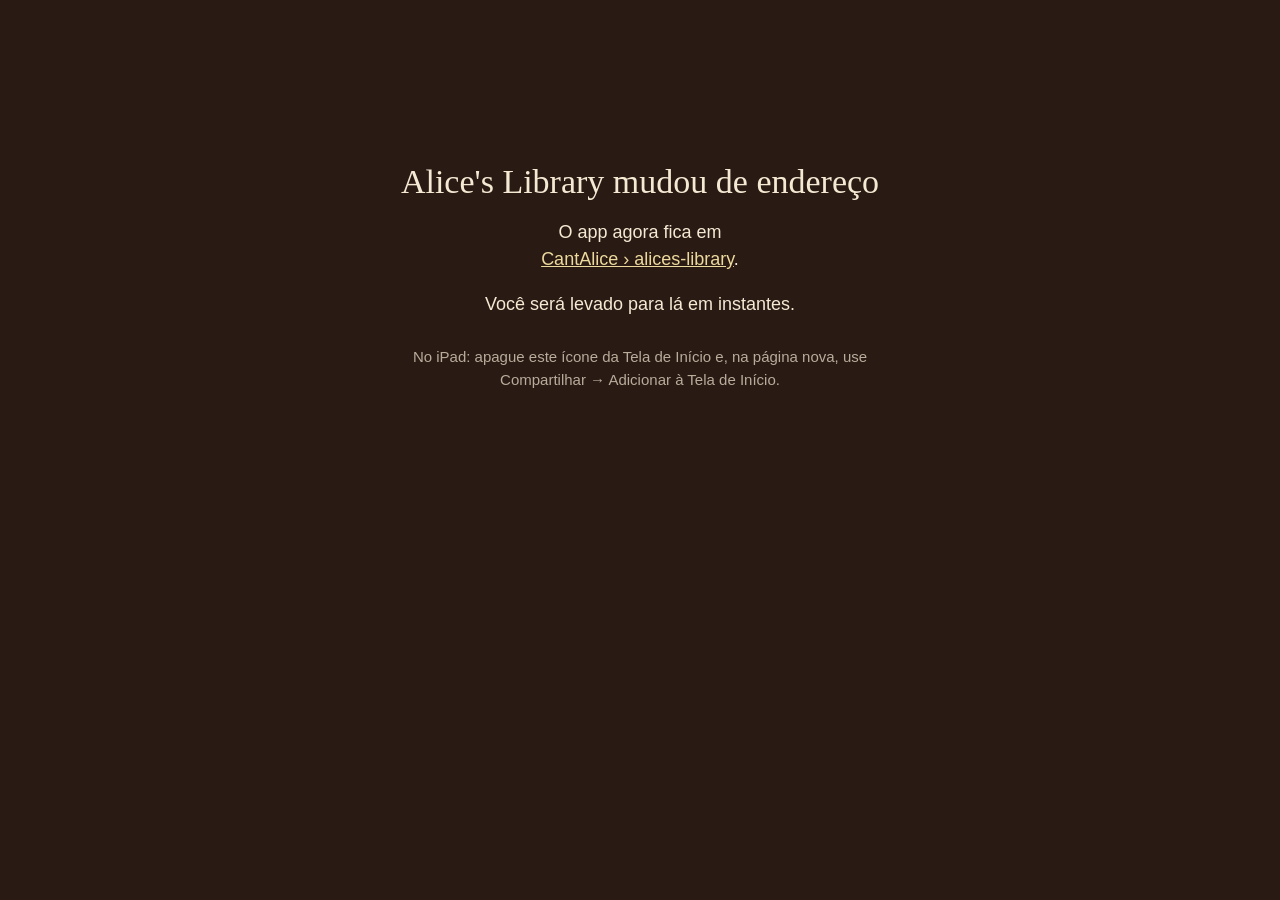
<file: leitor-ipad/index.html>
<!doctype html>
<html lang="pt-BR">
<head>
<meta charset="utf-8">
<meta name="viewport" content="width=device-width, initial-scale=1">
<title>Alice's Library mudou de endereço</title>
<meta name="robots" content="noindex">
<meta http-equiv="refresh" content="6;url=https://alicerodrigues520477-netizen.github.io/CantAlice/alices-library/">
<style>
  html, body { margin: 0; height: 100%; background: #2a1a14; color: #f4ead3; font: 18px/1.5 -apple-system, BlinkMacSystemFont, "Segoe UI", sans-serif; }
  main { max-width: 520px; margin: 0 auto; padding: 18vh 24px 24px; text-align: center; }
  h1 { font: 400 34px/1.15 Didot, "Bodoni 72", Georgia, serif; margin: 0 0 14px; }
  a { color: #ecd99d; }
  .s { opacity: .7; font-size: 15px; margin-top: 28px; }
</style>
</head>
<body>
<main>
  <h1>Alice's Library mudou de endereço</h1>
  <p>O app agora fica em<br><a id="go" href="https://alicerodrigues520477-netizen.github.io/CantAlice/alices-library/">CantAlice › alices-library</a>.</p>
  <p>Você será levado para lá em instantes.</p>
  <p class="s">No iPad: apague este ícone da Tela de Início e, na página nova, use Compartilhar → Adicionar à Tela de Início.</p>
</main>
<script>
  // Limpa o app antigo deste endereço (service worker e cache) sem mexer nos outros apps do site, e vai para o endereço novo.
  (async () => {
    const NEW = document.getElementById('go').href;
    try {
      if ('serviceWorker' in navigator) {
        for (const r of await navigator.serviceWorker.getRegistrations()) if (r.scope.includes('/leitor-ipad/')) await r.unregister();
      }
      if (window.caches) {
        for (const name of await caches.keys()) {
          const c = await caches.open(name);
          for (const req of await c.keys()) if (req.url.includes('/leitor-ipad/')) await c.delete(req);
        }
      }
    } catch (e) { /* o redirecionamento por meta refresh continua valendo */ }
    setTimeout(() => location.replace(NEW), 1500);
  })();
</script>
</body>
</html>
</file>
<file: glyph-field.css>
/* Decorative, viewport-sized canvas. Keep content in a positioned layer above it. */
:where(canvas[data-glyph-field], canvas#glyphfield) {
  position: fixed;
  inset: 0;
  z-index: 0;
  display: block;
  width: 100%;
  height: 100%;
  pointer-events: none;
}

@media (prefers-reduced-motion: reduce), (hover: none), (pointer: coarse) {
  :where(canvas[data-glyph-field], canvas#glyphfield) { display: none; }
}
</file>
